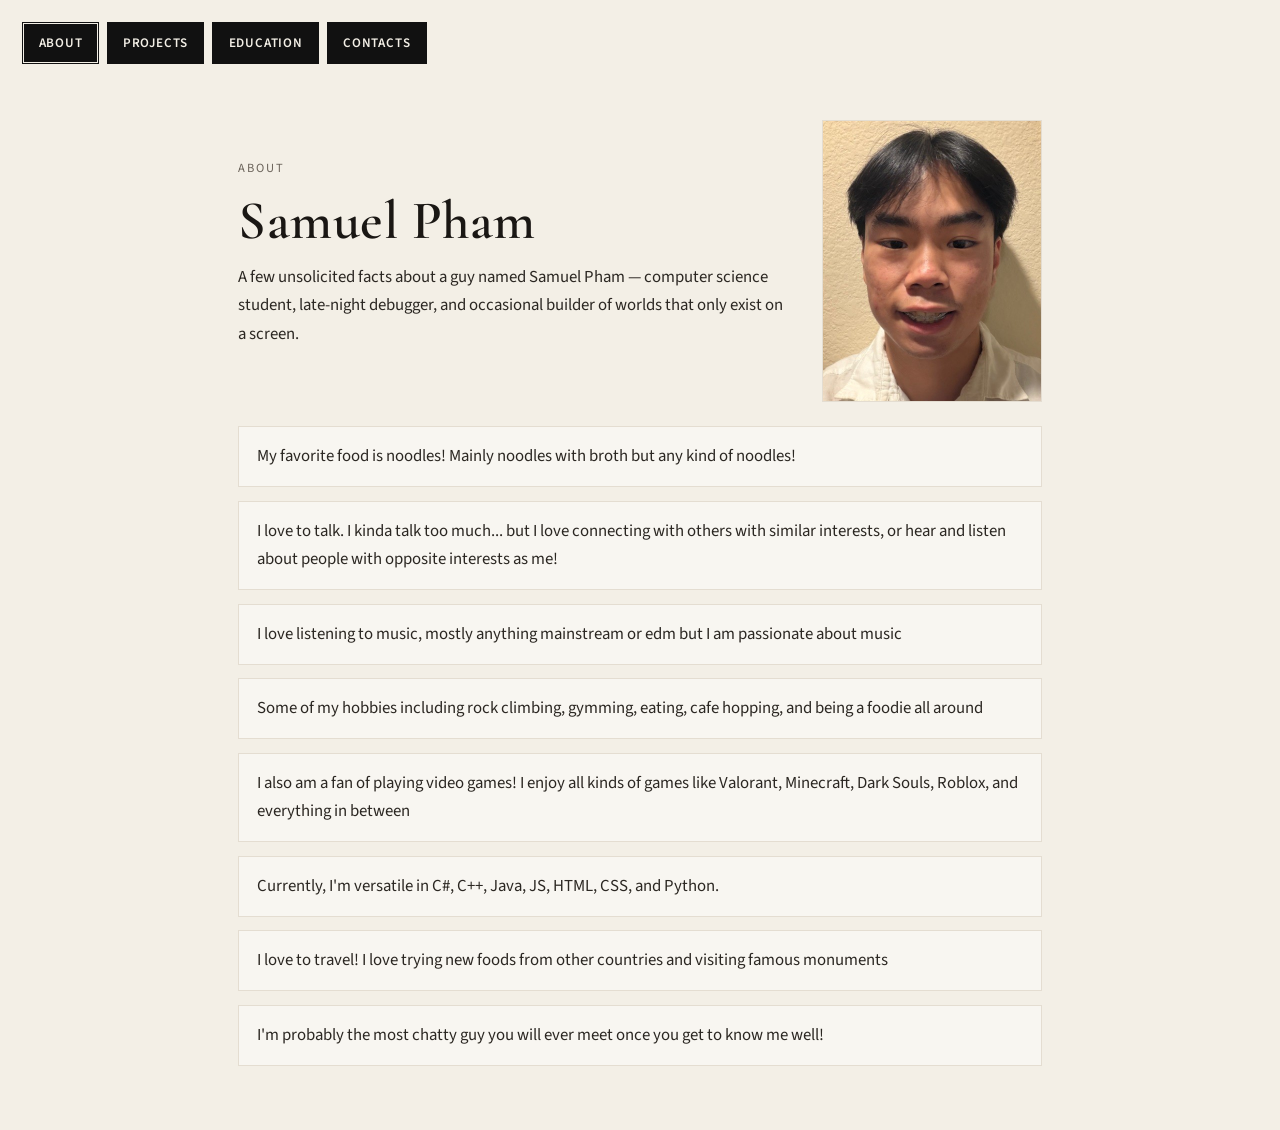
<file: index.html>
<!DOCTYPE html>
<html lang="en">
<head>
  <meta charset="UTF-8">
  <meta name="viewport" content="width=device-width, initial-scale=1">
  <title>About | Samuel Pham</title>
  <link rel="stylesheet" href="style.css">
</head>
<body>
  <nav class="nav" aria-label="Primary">
    <a class="active" href="index.html">About</a>
    <a href="projects.html">Projects</a>
    <a href="education.html">Education</a>
    <a href="contacts.html">Contacts</a>
  </nav>

  <main class="page">
    <div class="intro">
      <div class="intro-copy">
        <p class="kicker">About</p>
        <h1>Samuel Pham</h1>
        <p>
          A few unsolicited facts about a guy named Samuel Pham — computer science student,
          late-night debugger, and occasional builder of worlds that only exist on a screen.
        </p>
      </div>
      <figure class="portrait">
        <img src="me.jpg" alt="Portrait of Samuel Pham">
      </figure>
    </div>

    <ul class="facts">
      <li>My favorite food is noodles! Mainly noodles with broth but any kind of noodles!</li>
      <li>I love to talk. I kinda talk too much... but I love connecting with others with similar interests, or hear and listen about people with opposite interests as me!</li>
      <li>I love listening to music, mostly anything mainstream or edm but I am passionate about music</li>
      <li>Some of my hobbies including rock climbing, gymming, eating, cafe hopping, and being a foodie all around</li>
      <li>I also am a fan of playing video games! I enjoy all kinds of games like Valorant, Minecraft, Dark Souls, Roblox, and everything in between</li>
      <li>Currently, I'm versatile in C#, C++, Java, JS, HTML, CSS, and Python.</li>
      <li>I love to travel! I love trying new foods from other countries and visiting famous monuments</li>
      <li>I'm probably the most chatty guy you will ever meet once you get to know me well!</li>
    </ul>
  </main>
</body>
</html>
</file>
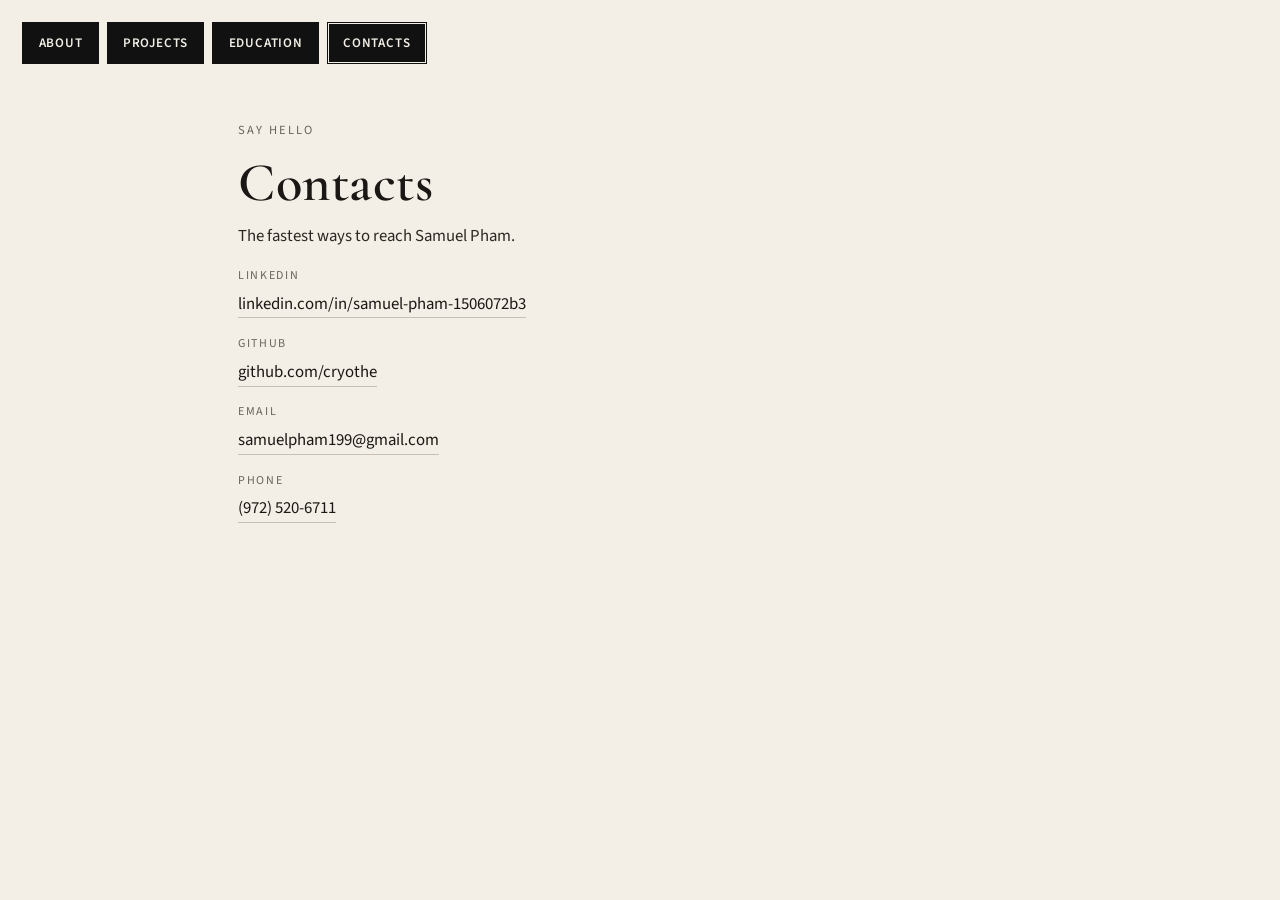
<file: contacts.html>
<!DOCTYPE html>
<html lang="en">
<head>
  <meta charset="UTF-8">
  <meta name="viewport" content="width=device-width, initial-scale=1">
  <title>Contacts | Samuel Pham</title>
  <link rel="stylesheet" href="style.css">
</head>
<body>
  <nav class="nav" aria-label="Primary">
    <a href="index.html">About</a>
    <a href="projects.html">Projects</a>
    <a href="education.html">Education</a>
    <a class="active" href="contacts.html">Contacts</a>
  </nav>

  <main class="page">
    <p class="kicker">Say hello</p>
    <h1>Contacts</h1>
    <p>The fastest ways to reach Samuel Pham.</p>

    <ul class="contacts">
      <li>
        <span class="contact-label">LinkedIn</span>
        <a href="https://www.linkedin.com/in/samuel-pham-1506072b3/" target="_blank" rel="noopener noreferrer">linkedin.com/in/samuel-pham-1506072b3</a>
      </li>
      <li>
        <span class="contact-label">GitHub</span>
        <a href="https://github.com/cryothe" target="_blank" rel="noopener noreferrer">github.com/cryothe</a>
      </li>
      <li>
        <span class="contact-label">Email</span>
        <a href="mailto:samuelpham199@gmail.com">samuelpham199@gmail.com</a>
      </li>
      <li>
        <span class="contact-label">Phone</span>
        <a href="tel:+19725206711">(972) 520-6711</a>
      </li>
    </ul>
  </main>
</body>
</html>
</file>
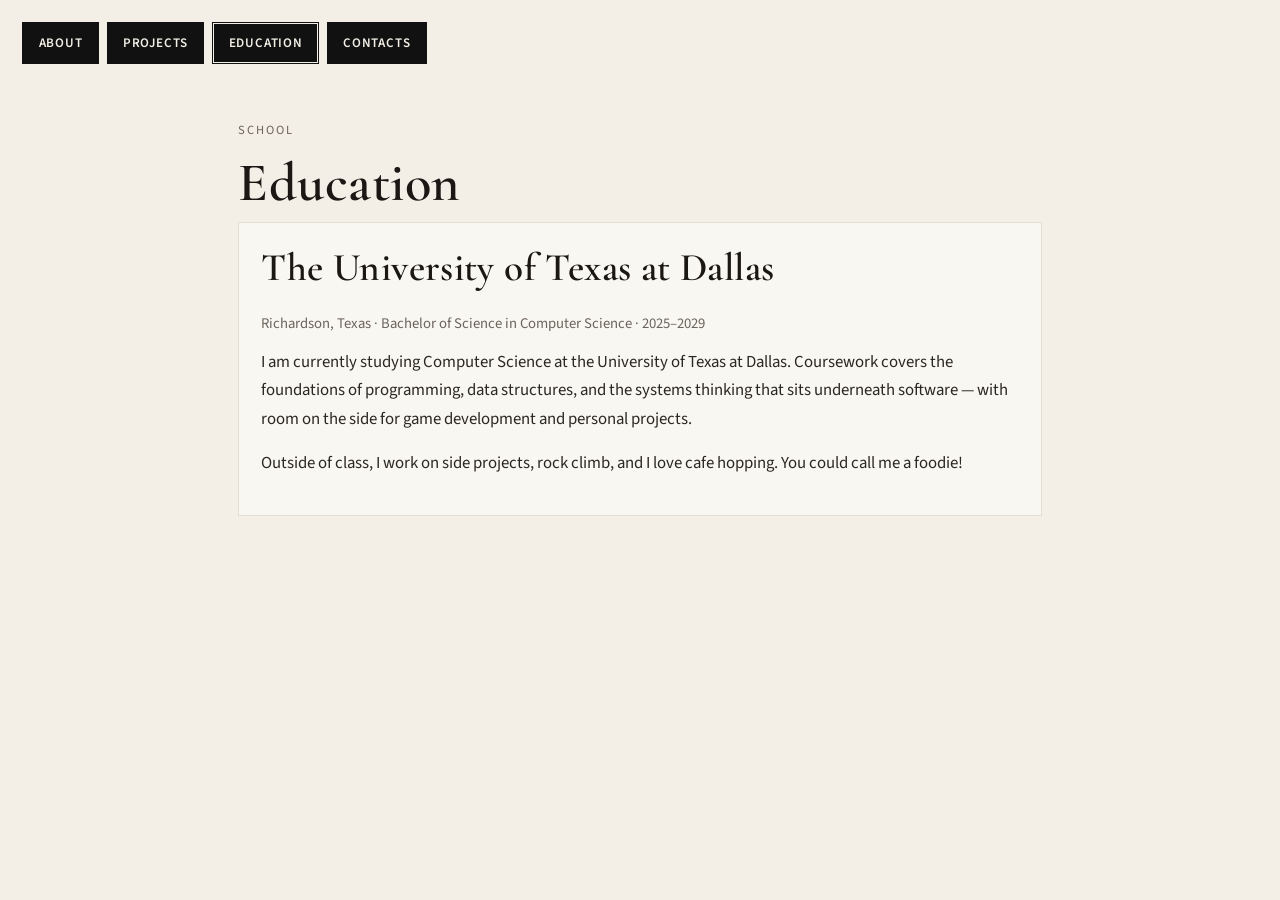
<file: education.html>
<!DOCTYPE html>
<html lang="en">
<head>
  <meta charset="UTF-8">
  <meta name="viewport" content="width=device-width, initial-scale=1">
  <title>Education | Samuel Pham</title>
  <link rel="stylesheet" href="style.css">
</head>
<body>
  <nav class="nav" aria-label="Primary">
    <a href="index.html">About</a>
    <a href="projects.html">Projects</a>
    <a class="active" href="education.html">Education</a>
    <a href="contacts.html">Contacts</a>
  </nav>

  <main class="page">
    <p class="kicker">School</p>
    <h1>Education</h1>

    <article class="project">
      <h2>The University of Texas at Dallas</h2>
      <p class="meta">Richardson, Texas · Bachelor of Science in Computer Science · 2025–2029</p>
      <p>
        I am currently studying Computer Science at the University of Texas at Dallas.
        Coursework covers the foundations of programming, data structures, and the systems thinking
        that sits underneath software — with room on the side for game development and personal projects.
      </p>
      <p>
        Outside of class, I work on side projects, rock climb, and I love cafe hopping. You could call me a foodie!
      </p>
    </article>
  </main>
</body>
</html>
</file>
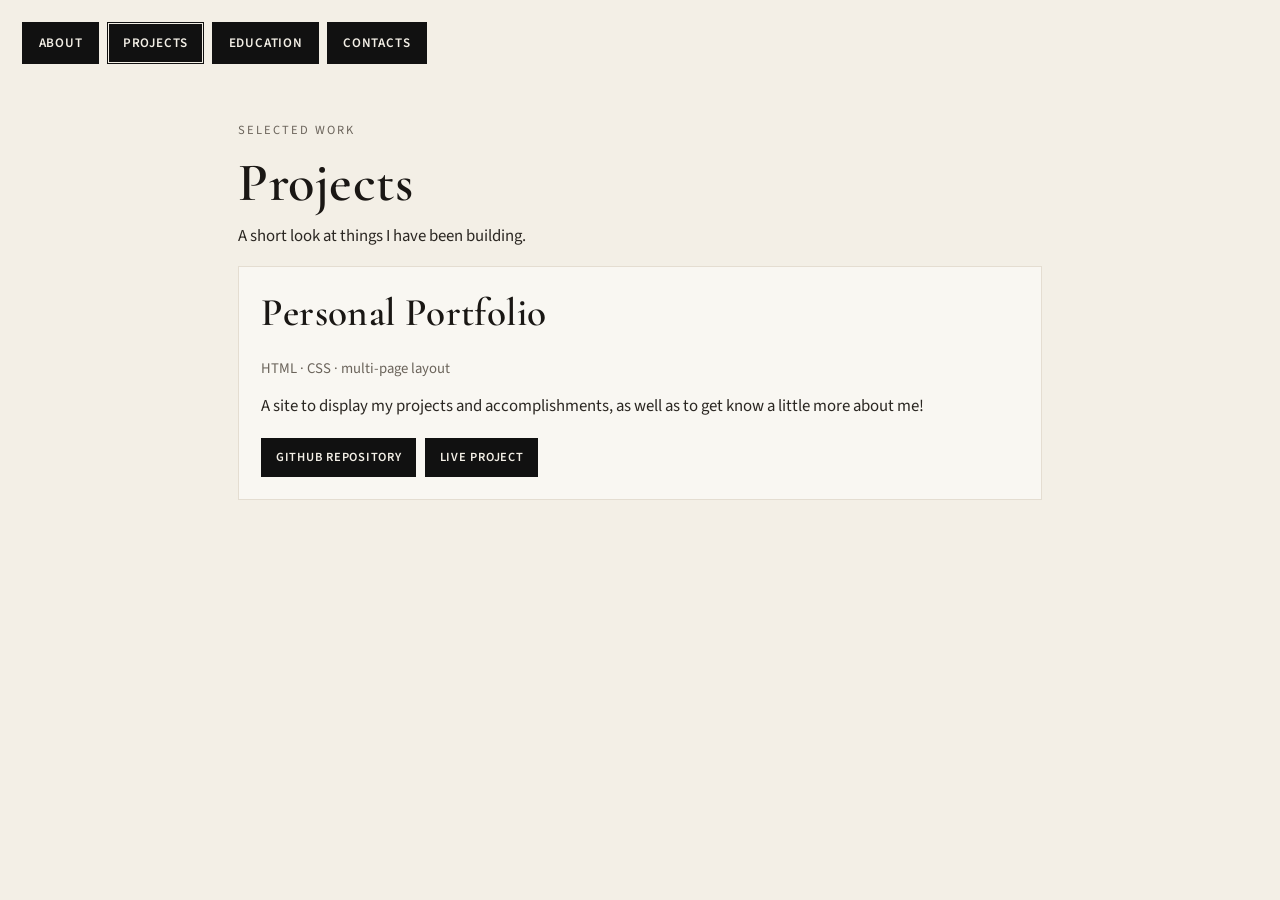
<file: projects.html>
<!DOCTYPE html>
<html lang="en">
<head>
  <meta charset="UTF-8">
  <meta name="viewport" content="width=device-width, initial-scale=1">
  <title>Projects | Samuel Pham</title>
  <link rel="stylesheet" href="style.css">
</head>
<body>
  <nav class="nav" aria-label="Primary">
    <a href="index.html">About</a>
    <a class="active" href="projects.html">Projects</a>
    <a href="education.html">Education</a>
    <a href="contacts.html">Contacts</a>
  </nav>

  <main class="page">
    <p class="kicker">Selected work</p>
    <h1>Projects</h1>
    <p>A short look at things I have been building.</p>

    <div class="projects">
      <article class="project">
        <h2>Personal Portfolio</h2>
        <p class="meta">HTML · CSS · multi-page layout</p>
        <p>
          A site to display my projects and accomplishments, as well as to get know a little more about me!
        </p>
        <div class="project-links">
          <a class="project-link" href="https://github.com/cryothe/cryothe.github.io" target="_blank" rel="noopener noreferrer">GitHub repository</a>
          <a class="project-link" href="https://cryothe.github.io/" target="_blank" rel="noopener noreferrer">Live project</a>
        </div>
      </article>
    </div>
  </main>
</body>
</html>
</file>
<file: style.css>
@import url("https://fonts.googleapis.com/css2?family=Cormorant+Garamond:ital,wght@0,500;0,600;0,700;1,500&family=Source+Sans+3:wght@400;500;600&display=swap");

*,
*::before,
*::after {
  box-sizing: border-box;
}

html {
  view-transition-name: none;
}

@view-transition {
  navigation: auto;
}

::view-transition-old(root) {
  animation: page-out 260ms cubic-bezier(0.4, 0, 1, 1) both;
}

::view-transition-new(root) {
  animation: page-in 480ms cubic-bezier(0.16, 1, 0.3, 1) both;
}

@keyframes page-out {
  to {
    opacity: 0;
    transform: scale(0.97) translateY(-10px);
  }
}

@keyframes page-in {
  from {
    opacity: 0;
    transform: scale(0.96) translateY(22px);
  }
  to {
    opacity: 1;
    transform: scale(1) translateY(0);
  }
}

body {
  margin: 0;
  min-height: 100vh;
  background: #f3efe6;
  color: #2b2722;
  font-family: "Source Sans 3", system-ui, sans-serif;
  font-size: 1.05rem;
  line-height: 1.7;
}

h1,
h2,
h3 {
  font-family: "Cormorant Garamond", Georgia, serif;
  font-weight: 600;
  letter-spacing: 0.01em;
  color: #1a1714;
  line-height: 1.2;
}

h1 {
  font-size: clamp(2.4rem, 5vw, 3.4rem);
  margin: 0 0 0.35rem;
}

h2 {
  font-size: clamp(1.9rem, 3.5vw, 2.45rem);
  margin: 0 0 1.25rem;
}

h3 {
  font-size: 1.45rem;
  margin: 0 0 0.4rem;
}

p {
  margin: 0 0 1rem;
}

a {
  color: #1a1714;
}

.nav {
  position: fixed;
  top: 1.4rem;
  left: 1.4rem;
  z-index: 10;
  display: flex;
  flex-wrap: wrap;
  gap: 0.5rem;
}

.nav a {
  display: inline-block;
  background: #111;
  color: #f3efe6;
  text-decoration: none;
  font-size: 0.82rem;
  font-weight: 600;
  letter-spacing: 0.06em;
  text-transform: uppercase;
  padding: 0.55rem 0.95rem;
  border: 1px solid #111;
  transition: background 0.2s ease, color 0.2s ease;
}

.nav a:hover,
.nav a:focus-visible {
  background: transparent;
  color: #111;
}

.nav a.active {
  background: #111;
  color: #f3efe6;
  box-shadow: inset 0 0 0 1px #f3efe6;
}

.page {
  max-width: 860px;
  margin: 0 auto;
  padding: 7.5rem 1.75rem 4rem;
  animation: page-enter 560ms cubic-bezier(0.16, 1, 0.3, 1) both;
}

@keyframes page-enter {
  from {
    opacity: 0;
    transform: scale(0.97) translateY(18px);
  }
  to {
    opacity: 1;
    transform: scale(1) translateY(0);
  }
}

.intro {
  display: grid;
  grid-template-columns: minmax(0, 1fr) 220px;
  gap: 1.75rem 2rem;
  align-items: center;
  margin-bottom: 0.5rem;
}

.intro-copy h1 {
  margin-bottom: 0.55rem;
}

.portrait {
  margin: 0;
  overflow: hidden;
  border: 1px solid #e4ddd1;
  background: #eae4d8;
  animation: portrait-in 700ms cubic-bezier(0.16, 1, 0.3, 1) both;
  animation-delay: 80ms;
}

.portrait img {
  display: block;
  width: 100%;
  height: 280px;
  object-fit: cover;
  object-position: center 18%;
  transform-origin: center;
  animation: portrait-zoom 900ms cubic-bezier(0.16, 1, 0.3, 1) both;
  animation-delay: 80ms;
}

@keyframes portrait-in {
  from {
    opacity: 0;
    transform: translateX(18px) scale(0.94);
  }
  to {
    opacity: 1;
    transform: translateX(0) scale(1);
  }
}

@keyframes portrait-zoom {
  from {
    transform: scale(1.08);
  }
  to {
    transform: scale(1);
  }
}

.kicker {
  font-size: 0.78rem;
  letter-spacing: 0.16em;
  text-transform: uppercase;
  color: #6b645b;
  margin-bottom: 0.6rem;
}

.facts {
  list-style: none;
  padding: 0;
  margin: 1.5rem 0 0;
  display: grid;
  gap: 0.85rem;
}

.facts li {
  background: rgba(255, 255, 255, 0.45);
  border: 1px solid #e4ddd1;
  padding: 0.95rem 1.1rem;
}

.projects {
  display: grid;
  gap: 1.25rem;
}

.project {
  background: rgba(255, 255, 255, 0.45);
  border: 1px solid #e4ddd1;
  padding: 1.35rem 1.4rem;
}

.meta {
  color: #6b645b;
  font-size: 0.92rem;
  margin-bottom: 0.7rem;
}

.project-links {
  display: flex;
  flex-wrap: wrap;
  gap: 0.55rem;
  margin-top: 1.1rem;
}

.project-link {
  display: inline-block;
  background: #111;
  color: #f3efe6;
  text-decoration: none;
  font-size: 0.78rem;
  font-weight: 600;
  letter-spacing: 0.06em;
  text-transform: uppercase;
  padding: 0.5rem 0.85rem;
  border: 1px solid #111;
  transition: background 0.2s ease, color 0.2s ease, transform 0.2s ease;
}

.project-link:hover,
.project-link:focus-visible {
  background: transparent;
  color: #111;
  transform: translateY(-1px);
}

.contacts {
  list-style: none;
  padding: 0;
  margin: 0;
  display: grid;
  gap: 1rem;
}

.contacts a {
  text-decoration: none;
  border-bottom: 1px solid #c9c0b3;
  padding-bottom: 0.1rem;
}

.contacts a:hover {
  border-bottom-color: #111;
}

.contact-label {
  display: block;
  font-size: 0.75rem;
  letter-spacing: 0.14em;
  text-transform: uppercase;
  color: #6b645b;
  margin-bottom: 0.2rem;
}

@media (max-width: 720px) {
  .nav {
    position: static;
    padding: 1.1rem 1.1rem 0;
  }

  .page {
    padding-top: 2.5rem;
  }

  .intro {
    grid-template-columns: 1fr;
  }

  .portrait {
    max-width: 280px;
    animation-name: portrait-in-mobile;
  }

  .portrait img {
    height: 320px;
  }
}

@keyframes portrait-in-mobile {
  from {
    opacity: 0;
    transform: translateY(14px) scale(0.96);
  }
  to {
    opacity: 1;
    transform: translateY(0) scale(1);
  }
}
</file>
